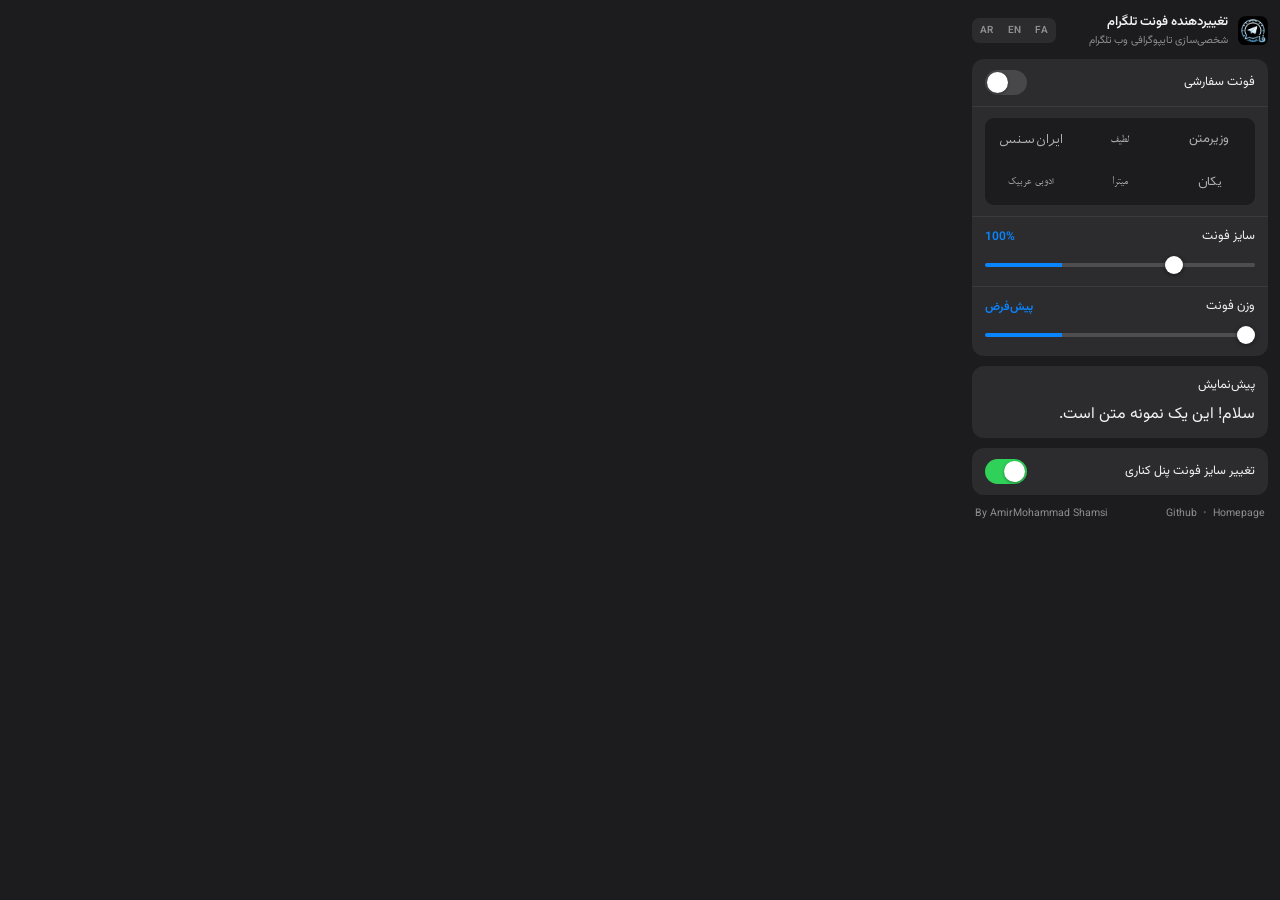
<file: popup.html>
<!DOCTYPE html>
<html lang="fa" dir="rtl">
<head>
    <meta charset="UTF-8">
    <meta name="viewport" content="width=device-width, initial-scale=1.0">
    <title>تغییر‌دهنده فونت تلگرام</title>
    <link rel="stylesheet" href="popup.css">
</head>
<body>
    <div class="popup-container">
        <div class="popup-header">
            <div class="header-icon">
                <img src="assets/logo.png" alt="لوگو" class="logo-img">
            </div>
            <div class="header-text">
                <span class="popup-title" data-i18n="title">تغییر‌دهنده فونت تلگرام</span>
                <span class="popup-subtitle" data-i18n="subtitle">شخصی‌سازی تایپوگرافی وب تلگرام</span>
            </div>
            <div class="lang-picker" id="langPicker">
                <button type="button" class="lang-btn" data-lang="fa" title="فارسی">FA</button>
                <button type="button" class="lang-btn" data-lang="en" title="English">EN</button>
                <button type="button" class="lang-btn" data-lang="ar" title="العربية">AR</button>
            </div>
        </div>

        <div class="panel" id="fontCard">
            <div class="row">
                <span class="row-label" data-i18n="customFont">فونت سفارشی</span>
                <button type="button" class="switch" id="fontSwitch" role="switch" aria-checked="false"></button>
                <input type="checkbox" id="fontToggle" class="hidden-input" aria-hidden="true">
            </div>

            <div class="row row-stack">
                <div class="font-picker" id="fontPicker">
                    <button type="button" class="font-btn" data-font="vazirmatn" style="font-family:'Vazirmatn'" data-i18n="fontVazirmatn">وزیرمتن</button>
                    <button type="button" class="font-btn" data-font="lateef" style="font-family:'LateefPreview'" data-i18n="fontLateef">لطیف</button>
                    <button type="button" class="font-btn" data-font="iransans" style="font-family:'IranSansPreview'" data-i18n="fontIransans">ایران‌سنس</button>
                    <button type="button" class="font-btn" data-font="yekan" style="font-family:'YekanPreview'" data-i18n="fontYekan">یکان</button>
                    <button type="button" class="font-btn" data-font="mitra" style="font-family:'MitraPreview'" data-i18n="fontMitra">میترا</button>
                    <button type="button" class="font-btn" data-font="adobearabic" style="font-family:'AdobeArabicPreview'" data-i18n="fontAdobeArabic">ادوبی عربیک</button>
                </div>
            </div>

            <div class="row row-stack">
                <div class="row-head">
                    <span class="row-label" data-i18n="fontSize">سایز فونت</span>
                    <span class="row-value" id="fontSizeValue">100%</span>
                </div>
                <input type="range" id="fontSizeSlider" min="80" max="150" value="100" step="1">
            </div>

            <div class="row row-stack">
                <div class="row-head">
                    <span class="row-label" data-i18n="fontWeight">وزن فونت</span>
                    <span class="row-value" id="fontWeightValue">پیش‌فرض</span>
                </div>
                <input type="range" id="fontWeightSlider" min="0" max="900" value="0" step="100">
            </div>
        </div>

        <div class="panel" id="previewCard">
            <span class="row-label" data-i18n="preview">پیش‌نمایش</span>
            <p class="preview-text" id="previewText" data-i18n="previewText">سلام! این یک نمونه متن است.</p>
        </div>

        <div class="panel" id="sideCard">
            <div class="row">
                <span class="row-label" data-i18n="sidePanel">تغییر سایز فونت پنل کناری</span>
                <button type="button" class="switch" id="sideSwitch" role="switch" aria-checked="true"></button>
                <input type="checkbox" id="sidePanelToggle" class="hidden-input" checked aria-hidden="true">
            </div>
        </div>

        <div class="popup-footer">
            <div class="footer-links">
                <a href="https://loperdax.github.io/TeleWebFont/" target="_blank" rel="noopener" data-i18n="homepage">Homepage</a>
                <span class="footer-dot">•</span>
                <a href="https://github.com/Loperdax/TeleWebFont" target="_blank" rel="noopener" data-i18n="github">Github</a>
            </div>
            <a class="footer-author" href="https://loperdax.github.io" target="_blank" rel="noopener">By AmirMohammad Shamsi</a>
        </div>
    </div>
    <script src="popup.js"></script>
</body>
</html>
</file>
<file: popup.css>
@font-face {
    font-family: 'Vazirmatn';
    font-weight: 100 900;
    font-style: normal;
    font-display: swap;
    src: url('fonts/Vazirmatn[wght].woff2') format('woff2-variations');
}

@font-face {
    font-family: 'LateefPreview';
    font-weight: 200;
    font-display: swap;
    src: url('fonts/Lateef-ExtraLight.ttf') format('truetype');
}

@font-face {
    font-family: 'LateefPreview';
    font-weight: 300;
    font-display: swap;
    src: url('fonts/Lateef-Light.ttf') format('truetype');
}

@font-face {
    font-family: 'LateefPreview';
    font-weight: 400;
    font-display: swap;
    src: url('fonts/Lateef-Regular.ttf') format('truetype');
}

@font-face {
    font-family: 'LateefPreview';
    font-weight: 500;
    font-display: swap;
    src: url('fonts/Lateef-Medium.ttf') format('truetype');
}

@font-face {
    font-family: 'LateefPreview';
    font-weight: 600;
    font-display: swap;
    src: url('fonts/Lateef-SemiBold.ttf') format('truetype');
}

@font-face {
    font-family: 'LateefPreview';
    font-weight: 700;
    font-display: swap;
    src: url('fonts/Lateef-Bold.ttf') format('truetype');
}

@font-face {
    font-family: 'LateefPreview';
    font-weight: 800;
    font-display: swap;
    src: url('fonts/Lateef-ExtraBold.ttf') format('truetype');
}

@font-face {
    font-family: 'IranSansPreview';
    font-weight: 400;
    font-display: swap;
    src: url('fonts/irsans.ttf') format('truetype');
}

@font-face {
    font-family: 'IranSansPreview';
    font-weight: 700;
    font-display: swap;
    src: url('fonts/irsansb.ttf') format('truetype');
}

@font-face {
    font-family: 'YekanPreview';
    font-weight: 400;
    font-display: swap;
    src: url('fonts/yekan.ttf') format('truetype');
}

@font-face {
    font-family: 'MitraPreview';
    font-weight: 400;
    font-display: swap;
    src: url('fonts/BMitra-Regular.ttf') format('truetype');
}

@font-face {
    font-family: 'MitraPreview';
    font-weight: 700;
    font-display: swap;
    src: url('fonts/BMitra-Bold.ttf') format('truetype');
}

@font-face {
    font-family: 'AdobeArabicPreview';
    font-weight: 400;
    font-display: swap;
    src: url('fonts/AdobeArabic-Regular.otf') format('opentype');
}

@font-face {
    font-family: 'AdobeArabicPreview';
    font-weight: 700;
    font-display: swap;
    src: url('fonts/AdobeArabic-Bold.otf') format('opentype');
}

* {
    margin: 0;
    padding: 0;
    box-sizing: border-box;
    -webkit-font-smoothing: antialiased;
    -moz-osx-font-smoothing: grayscale;
    user-select: none;
}

html[dir="rtl"] body { text-align: right; }
html[dir="ltr"] body { text-align: left; }

body {
    width: 320px;
    font-family: 'Vazirmatn', -apple-system, BlinkMacSystemFont, 'Segoe UI', Tahoma, sans-serif;
    background: #1c1c1e;
    color: #f2f2f7;
    padding: 12px;
    overflow-x: hidden;
}

.popup-container {
    display: flex;
    flex-direction: column;
    gap: 10px;
}


.popup-header {
    display: flex;
    align-items: center;
    gap: 10px;
}

.header-icon {
    width: 30px;
    height: 30px;
    border-radius: 8px;
    overflow: hidden;
    flex: 0 0 auto;
}

.logo-img {
    width: 100%;
    height: 100%;
    object-fit: contain;
    display: block;
}

.header-text {
    display: flex;
    flex-direction: column;
    min-width: 0;
    flex: 1;
}

.popup-title {
    font-size: 13px;
    font-weight: 600;
    color: #f2f2f7;
}

.popup-subtitle {
    font-size: 10.5px;
    color: #8e8e93;
    white-space: nowrap;
    overflow: hidden;
    text-overflow: ellipsis;
}

.lang-picker {
    display: flex;
    gap: 2px;
    padding: 2px;
    background: #2c2c2e;
    border-radius: 7px;
    flex: 0 0 auto;
}

.lang-btn {
    padding: 3px 6px;
    font-family: inherit;
    font-size: 10px;
    font-weight: 600;
    letter-spacing: 0.3px;
    color: #8e8e93;
    background: transparent;
    border: 0;
    border-radius: 5px;
    cursor: pointer;
    transition: color 0.15s, background 0.15s;
}

.lang-btn:hover { color: #c7c7cc; }

.lang-btn.selected {
    color: #fff;
    background: #48484a;
}


.panel {
    background: #2c2c2e;
    border-radius: 12px;
    overflow: hidden;
}

.row {
    display: flex;
    align-items: center;
    gap: 10px;
    padding: 11px 13px;
}

#previewCard {
    padding: 11px 13px;
    display: flex;
    flex-direction: column;
    gap: 7px;
}

.preview-text {
    margin: 0;
    line-height: 1.6;
    color: #f2f2f7;
    word-break: break-word;
}

.row + .row {
    border-top: 1px solid rgba(255,255,255,0.07);
}

.row-stack {
    flex-direction: column;
    align-items: stretch;
    gap: 9px;
}

.row-head {
    display: flex;
    align-items: center;
    justify-content: space-between;
}

.row-label {
    flex: 1;
    font-size: 12.5px;
    color: #f2f2f7;
    line-height: 1.4;
}

.row-value {
    font-size: 12px;
    font-weight: 600;
    color: #0a84ff;
    font-variant-numeric: tabular-nums;
}

.row-value.unavailable {
    color: #8e8e93;
    text-decoration: line-through;
}

.hidden-input {
    position: absolute;
    opacity: 0;
    pointer-events: none;
    width: 0;
    height: 0;
}


.switch {
    position: relative;
    width: 42px;
    height: 25px;
    flex: 0 0 auto;
    border: 0;
    border-radius: 13px;
    background: #48484a;
    cursor: pointer;
    transition: background 0.22s ease;
}

.switch::after {
    content: "";
    position: absolute;
    top: 2px;
    left: 2px;
    width: 21px;
    height: 21px;
    border-radius: 50%;
    background: #fff;
    box-shadow: 0 1px 3px rgba(0,0,0,0.4);
    transition: transform 0.22s cubic-bezier(0.3, 1.4, 0.5, 1);
}

.switch[aria-checked="true"] { background: #30d158; }
.switch[aria-checked="true"]::after { transform: translateX(17px); }

#fontSwitch[aria-checked="true"] { background: #0a84ff; }


.font-picker {
    display: grid;
    grid-template-columns: repeat(3, 1fr);
    gap: 3px;
    padding: 3px;
    background: #1c1c1e;
    border-radius: 9px;
}

.font-btn {
    padding: 8px 4px;
    font-size: 13px;
    color: #aeaeb2;
    background: transparent;
    border: 0;
    border-radius: 7px;
    cursor: pointer;
    transition: color 0.15s, background 0.15s;
}

.font-btn:hover { color: #e5e5ea; }

.font-btn.selected {
    color: #fff;
    background: #48484a;
}


input[type="range"] {
    -webkit-appearance: none;
    appearance: none;
    width: 100%;
    height: 20px;
    background: transparent;
    outline: none;
    cursor: pointer;
}

input[type="range"]::-webkit-slider-runnable-track {
    height: 4px;
    border-radius: 2px;
    background:
        linear-gradient(to right,
            var(--twf-track-blue, #0a84ff) var(--twf-p, 28.5%),
            var(--twf-track-gray, rgba(255,255,255,0.16)) var(--twf-p, 28.5%));
}

input[type="range"]::-webkit-slider-thumb {
    -webkit-appearance: none;
    appearance: none;
    width: 18px;
    height: 18px;
    margin-top: -7px;
    border-radius: 50%;
    background: #fff;
    box-shadow: 0 1px 4px rgba(0,0,0,0.5);
    transition: transform 0.12s ease;
}

input[type="range"]::-webkit-slider-thumb:active { transform: scale(1.12); }


.panel.off .row-stack {
    opacity: 0.4;
    pointer-events: none;
}


.popup-footer {
    display: flex;
    align-items: center;
    justify-content: space-between;
    gap: 10px;
    padding: 0 3px;
    font-size: 10.5px;
    color: #8e8e93;
}

.footer-links {
    display: flex;
    align-items: center;
    gap: 6px;
}

.popup-footer a {
    color: #8e8e93;
    text-decoration: none;
    transition: color 0.15s;
}

.popup-footer a:hover { color: #0a84ff; }

.footer-dot { color: #545458; }

.footer-author {
    direction: ltr;
    white-space: nowrap;
}

button:focus-visible,
input:focus-visible {
    outline: 2px solid rgba(10,132,255,0.6);
    outline-offset: 1px;
}
</file>
